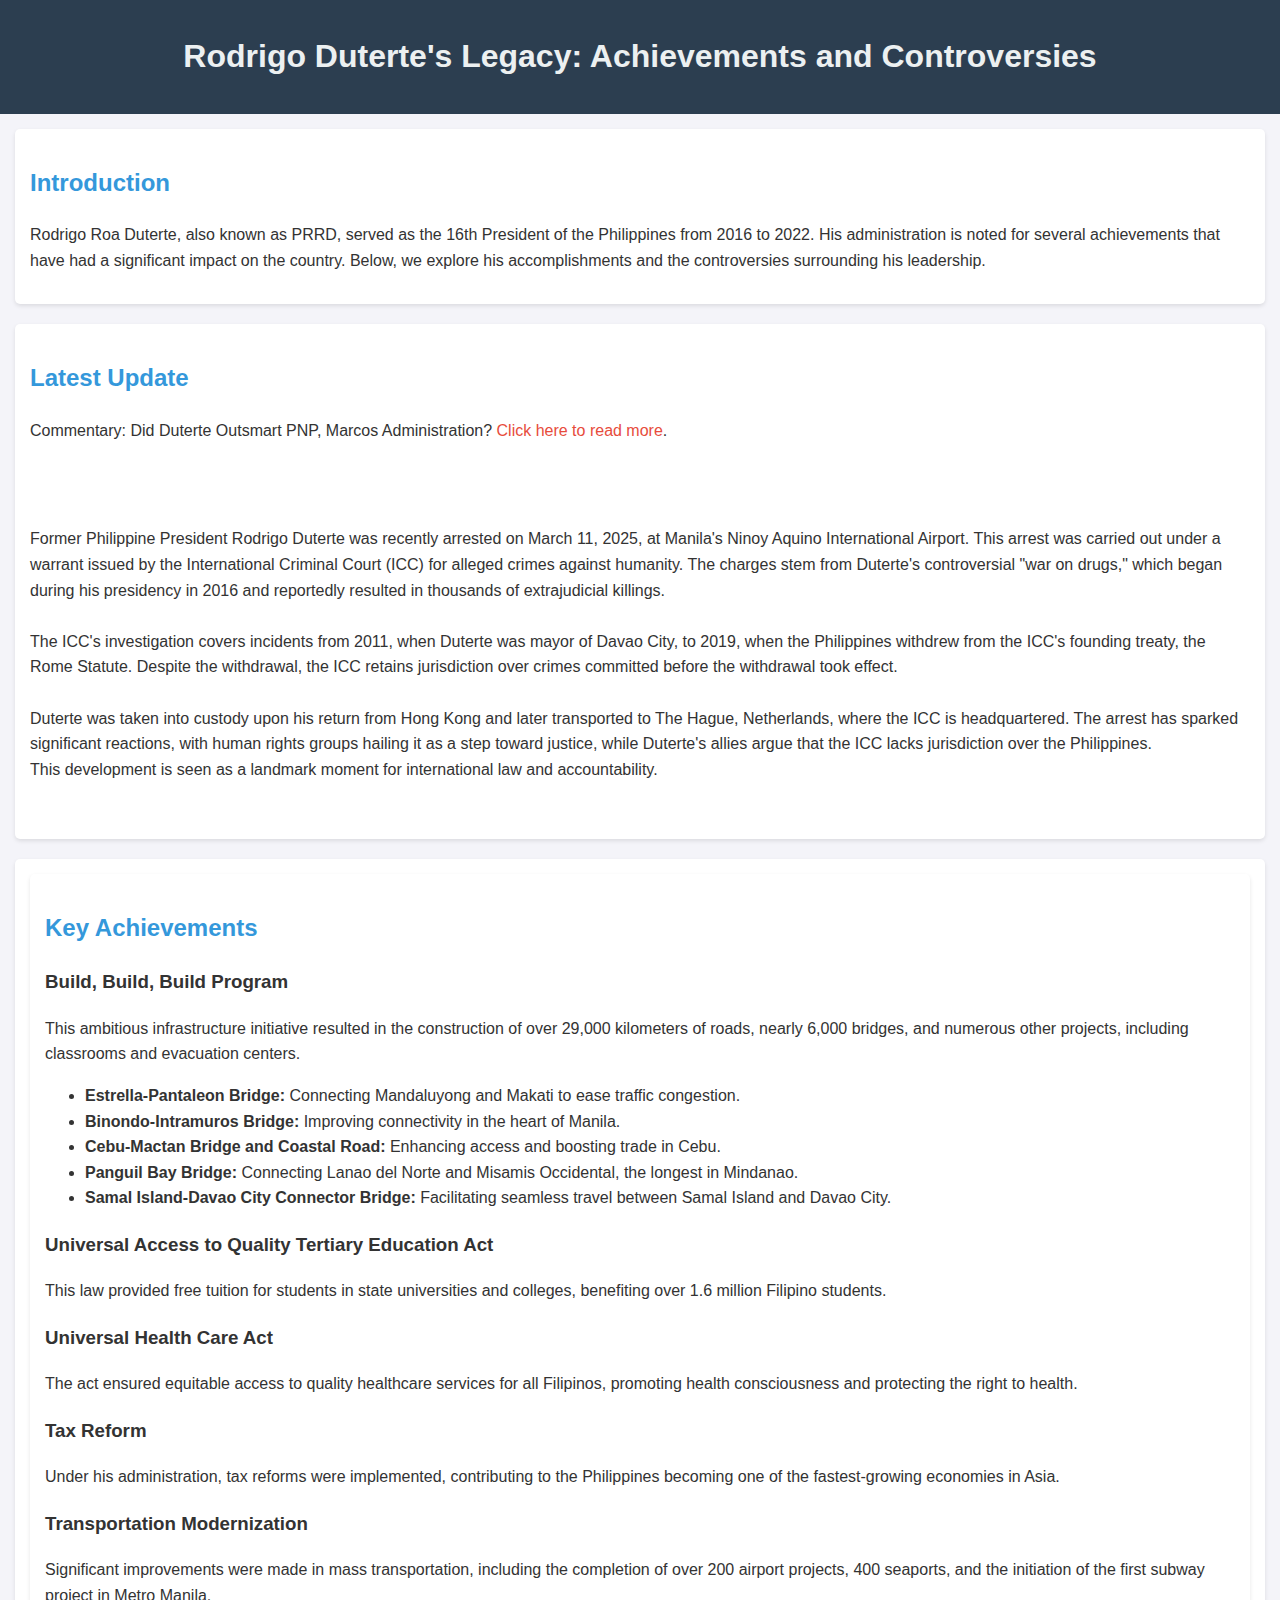
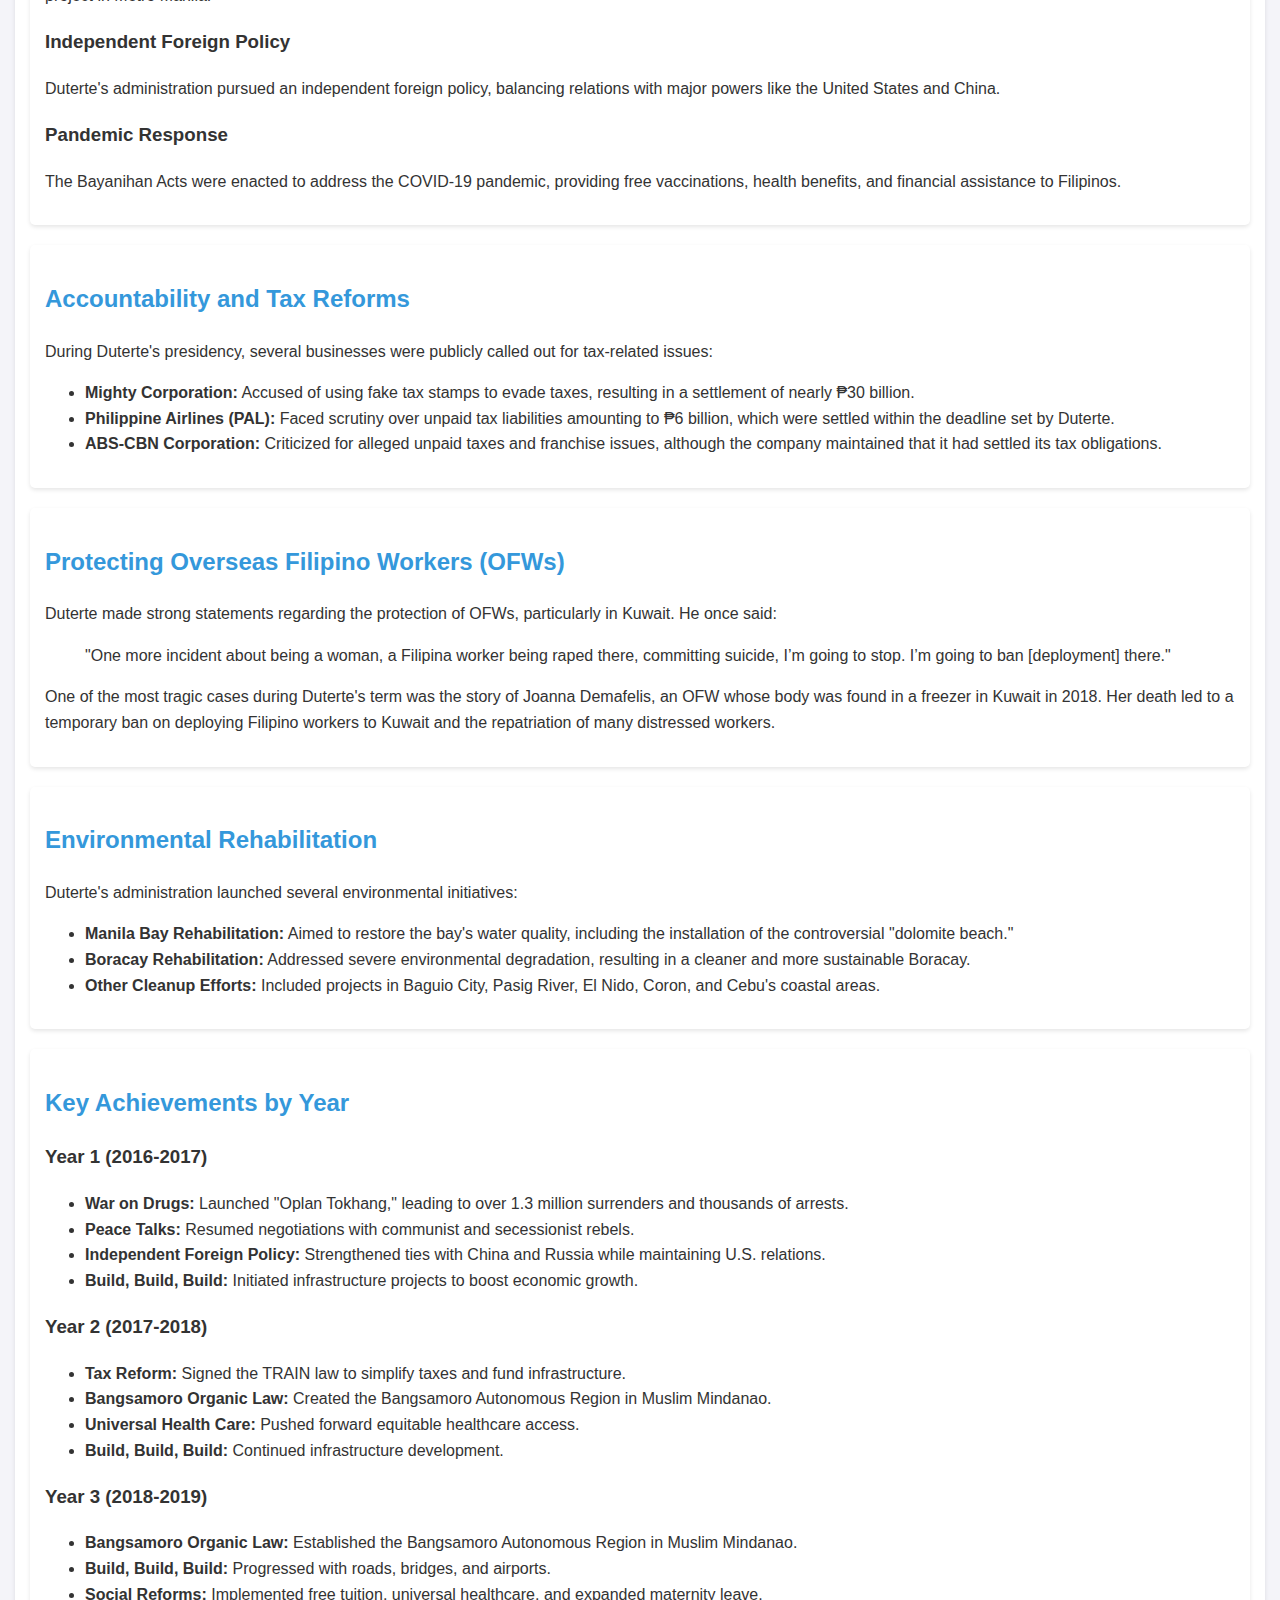
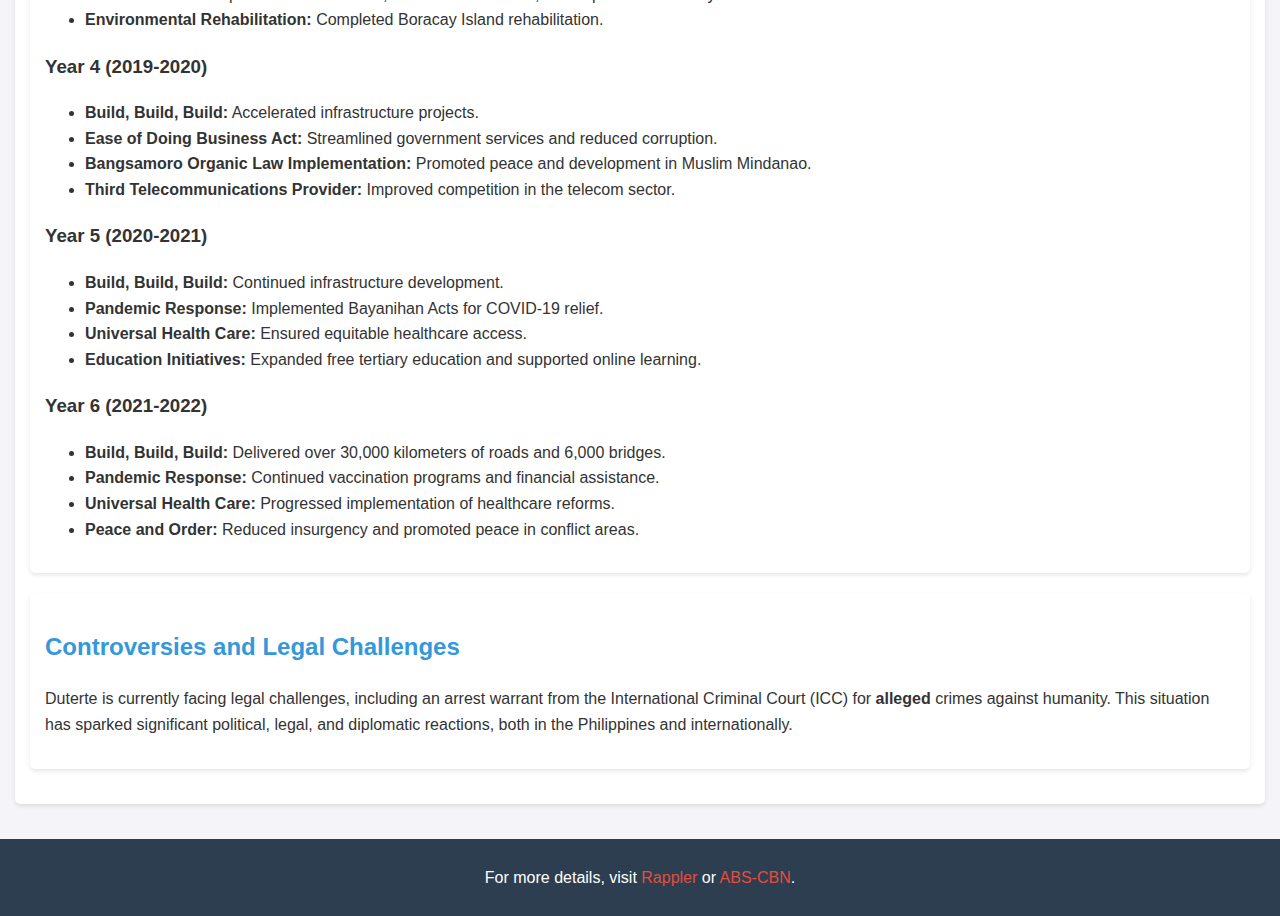
<file: index.html>
<!DOCTYPE html>
<html lang="en">
<head>
    <meta charset="UTF-8">
    <meta name="viewport" content="width=device-width, initial-scale=1.0">
    <title>Rodrigo Duterte's Legacy</title>
    <link rel="stylesheet" href="styles.css">
</head>
<body>
    <header>
        <h1>Rodrigo Duterte's Legacy: Achievements and Controversies</h1>
    </header>
    <main>
        <section>
            <h2>Introduction</h2>
            <p>Rodrigo Roa Duterte, also known as PRRD, served as the 16th President of the Philippines from 2016 to 2022. His administration is noted for several achievements that have had a significant impact on the country. Below, we explore his accomplishments and the controversies surrounding his leadership.</p>
        </section>

        <section>
<h2>Latest Update</h2>
            <article>

    <p>
        Commentary: Did Duterte Outsmart PNP, Marcos Administration? 
        <a href="Master Strategist.html" target="_blank">Click here to read more</a>.
    </p><br><br>

           
                <p>Former Philippine President Rodrigo Duterte was recently arrested on March 11, 2025, at Manila's Ninoy Aquino International Airport. This arrest was carried out under a warrant issued by the International Criminal Court (ICC) for alleged crimes against humanity. The charges stem from Duterte's controversial "war on drugs," which began during his presidency in 2016 and reportedly resulted in thousands of extrajudicial killings.<br><br>


The ICC's investigation covers incidents from 2011, when Duterte was mayor of Davao City, to 2019, when the Philippines withdrew from the ICC's founding treaty, the Rome Statute. Despite the withdrawal, the ICC retains jurisdiction over crimes committed before the withdrawal took effect.<br><br>


Duterte was taken into custody upon his return from Hong Kong and later transported to The Hague, Netherlands, where the ICC is headquartered. The arrest has sparked significant reactions, with human rights groups hailing it as a step toward justice, while Duterte's allies argue that the ICC lacks jurisdiction over the Philippines.<br>

This development is seen as a landmark moment for international law and accountability. <br><br>

</p>
            </article>
        </section>
        <section>

        <section>
            <h2>Key Achievements</h2>
            <article>
                <h3>Build, Build, Build Program</h3>
                <p>This ambitious infrastructure initiative resulted in the construction of over 29,000 kilometers of roads, nearly 6,000 bridges, and numerous other projects, including classrooms and evacuation centers.</p>
                <ul>
                    <li><strong>Estrella-Pantaleon Bridge:</strong> Connecting Mandaluyong and Makati to ease traffic congestion.</li>
                    <li><strong>Binondo-Intramuros Bridge:</strong> Improving connectivity in the heart of Manila.</li>
                    <li><strong>Cebu-Mactan Bridge and Coastal Road:</strong> Enhancing access and boosting trade in Cebu.</li>
                    <li><strong>Panguil Bay Bridge:</strong> Connecting Lanao del Norte and Misamis Occidental, the longest in Mindanao.</li>
                    <li><strong>Samal Island-Davao City Connector Bridge:</strong> Facilitating seamless travel between Samal Island and Davao City.</li>
                </ul>
            </article>
            <article>
                <h3>Universal Access to Quality Tertiary Education Act</h3>
                <p>This law provided free tuition for students in state universities and colleges, benefiting over 1.6 million Filipino students.</p>
            </article>
            <article>
                <h3>Universal Health Care Act</h3>
                <p>The act ensured equitable access to quality healthcare services for all Filipinos, promoting health consciousness and protecting the right to health.</p>
            </article>
            <article>
                <h3>Tax Reform</h3>
                <p>Under his administration, tax reforms were implemented, contributing to the Philippines becoming one of the fastest-growing economies in Asia.</p>
            </article>
            <article>
                <h3>Transportation Modernization</h3>
                <p>Significant improvements were made in mass transportation, including the completion of over 200 airport projects, 400 seaports, and the initiation of the first subway project in Metro Manila.</p>
            </article>
            <article>
                <h3>Independent Foreign Policy</h3>
                <p>Duterte's administration pursued an independent foreign policy, balancing relations with major powers like the United States and China.</p>
            </article>
            <article>
                <h3>Pandemic Response</h3>
                <p>The Bayanihan Acts were enacted to address the COVID-19 pandemic, providing free vaccinations, health benefits, and financial assistance to Filipinos.</p>
            </article>
        </section>
        <section>
            <h2>Accountability and Tax Reforms</h2>
            <p>During Duterte's presidency, several businesses were publicly called out for tax-related issues:</p>
            <ul>
                <li><strong>Mighty Corporation:</strong> Accused of using fake tax stamps to evade taxes, resulting in a settlement of nearly ₱30 billion.</li>
                <li><strong>Philippine Airlines (PAL):</strong> Faced scrutiny over unpaid tax liabilities amounting to ₱6 billion, which were settled within the deadline set by Duterte.</li>
                <li><strong>ABS-CBN Corporation:</strong> Criticized for alleged unpaid taxes and franchise issues, although the company maintained that it had settled its tax obligations.</li>
            </ul>
        </section>
        <section>
            <h2>Protecting Overseas Filipino Workers (OFWs)</h2>
            <p>Duterte made strong statements regarding the protection of OFWs, particularly in Kuwait. He once said:</p>
            <blockquote>
                "One more incident about being a woman, a Filipina worker being raped there, committing suicide, I’m going to stop. I’m going to ban [deployment] there."
            </blockquote>
            <p>One of the most tragic cases during Duterte's term was the story of Joanna Demafelis, an OFW whose body was found in a freezer in Kuwait in 2018. Her death led to a temporary ban on deploying Filipino workers to Kuwait and the repatriation of many distressed workers.</p>
        </section>
        <section>
            <h2>Environmental Rehabilitation</h2>
            <p>Duterte's administration launched several environmental initiatives:</p>
            <ul>
                <li><strong>Manila Bay Rehabilitation:</strong> Aimed to restore the bay's water quality, including the installation of the controversial "dolomite beach."</li>
                <li><strong>Boracay Rehabilitation:</strong> Addressed severe environmental degradation, resulting in a cleaner and more sustainable Boracay.</li>
                <li><strong>Other Cleanup Efforts:</strong> Included projects in Baguio City, Pasig River, El Nido, Coron, and Cebu's coastal areas.</li>
            </ul>
        </section>

        <section>
            <h2>Key Achievements by Year</h2>
            <article>
                <h3>Year 1 (2016-2017)</h3>
                <ul>
                    <li><strong>War on Drugs:</strong> Launched "Oplan Tokhang," leading to over 1.3 million surrenders and thousands of arrests.</li>
                    <li><strong>Peace Talks:</strong> Resumed negotiations with communist and secessionist rebels.</li>
                    <li><strong>Independent Foreign Policy:</strong> Strengthened ties with China and Russia while maintaining U.S. relations.</li>
                    <li><strong>Build, Build, Build:</strong> Initiated infrastructure projects to boost economic growth.</li>
                </ul>
            </article>
            <article>
                <h3>Year 2 (2017-2018)</h3>
                <ul>
                    <li><strong>Tax Reform:</strong> Signed the TRAIN law to simplify taxes and fund infrastructure.</li>
                    <li><strong>Bangsamoro Organic Law:</strong> Created the Bangsamoro Autonomous Region in Muslim Mindanao.</li>
                    <li><strong>Universal Health Care:</strong> Pushed forward equitable healthcare access.</li>
                    <li><strong>Build, Build, Build:</strong> Continued infrastructure development.</li>
                </ul>
            </article>
            <article>
                <h3>Year 3 (2018-2019)</h3>
                <ul>
                    <li><strong>Bangsamoro Organic Law:</strong> Established the Bangsamoro Autonomous Region in Muslim Mindanao.</li>
                    <li><strong>Build, Build, Build:</strong> Progressed with roads, bridges, and airports.</li>
                    <li><strong>Social Reforms:</strong> Implemented free tuition, universal healthcare, and expanded maternity leave.</li>
                    <li><strong>Environmental Rehabilitation:</strong> Completed Boracay Island rehabilitation.</li>
                </ul>
            </article>
            <article>
                <h3>Year 4 (2019-2020)</h3>
                <ul>
                    <li><strong>Build, Build, Build:</strong> Accelerated infrastructure projects.</li>
                    <li><strong>Ease of Doing Business Act:</strong> Streamlined government services and reduced corruption.</li>
                    <li><strong>Bangsamoro Organic Law Implementation:</strong> Promoted peace and development in Muslim Mindanao.</li>
                    <li><strong>Third Telecommunications Provider:</strong> Improved competition in the telecom sector.</li>
                </ul>
            </article>
            <article>
                <h3>Year 5 (2020-2021)</h3>
                <ul>
                    <li><strong>Build, Build, Build:</strong> Continued infrastructure development.</li>
                    <li><strong>Pandemic Response:</strong> Implemented Bayanihan Acts for COVID-19 relief.</li>
                    <li><strong>Universal Health Care:</strong> Ensured equitable healthcare access.</li>
                    <li><strong>Education Initiatives:</strong> Expanded free tertiary education and supported online learning.</li>
                </ul>
            </article>
            <article>
                <h3>Year 6 (2021-2022)</h3>
                <ul>
                    <li><strong>Build, Build, Build:</strong> Delivered over 30,000 kilometers of roads and 6,000 bridges.</li>
                    <li><strong>Pandemic Response:</strong> Continued vaccination programs and financial assistance.</li>
                    <li><strong>Universal Health Care:</strong> Progressed implementation of healthcare reforms.</li>
                    <li><strong>Peace and Order:</strong> Reduced insurgency and promoted peace in conflict areas.</li>
                </ul>
            </article>
        </section>













        <section>
            <h2>Controversies and Legal Challenges</h2>
            <p>Duterte is currently facing legal challenges, including an arrest warrant from the International Criminal Court (ICC) for <b>alleged</b> crimes against humanity. This situation has sparked significant political, legal, and diplomatic reactions, both in the Philippines and internationally.</p>
        </section>
    </main>
    <footer>
        <p>For more details, visit <a href="https://www.rappler.com">Rappler</a> or <a href="https://www.abs-cbn.com">ABS-CBN</a>.</p>
    </footer>
    <script src="script.js"></script>
</body>
</html>
</file>
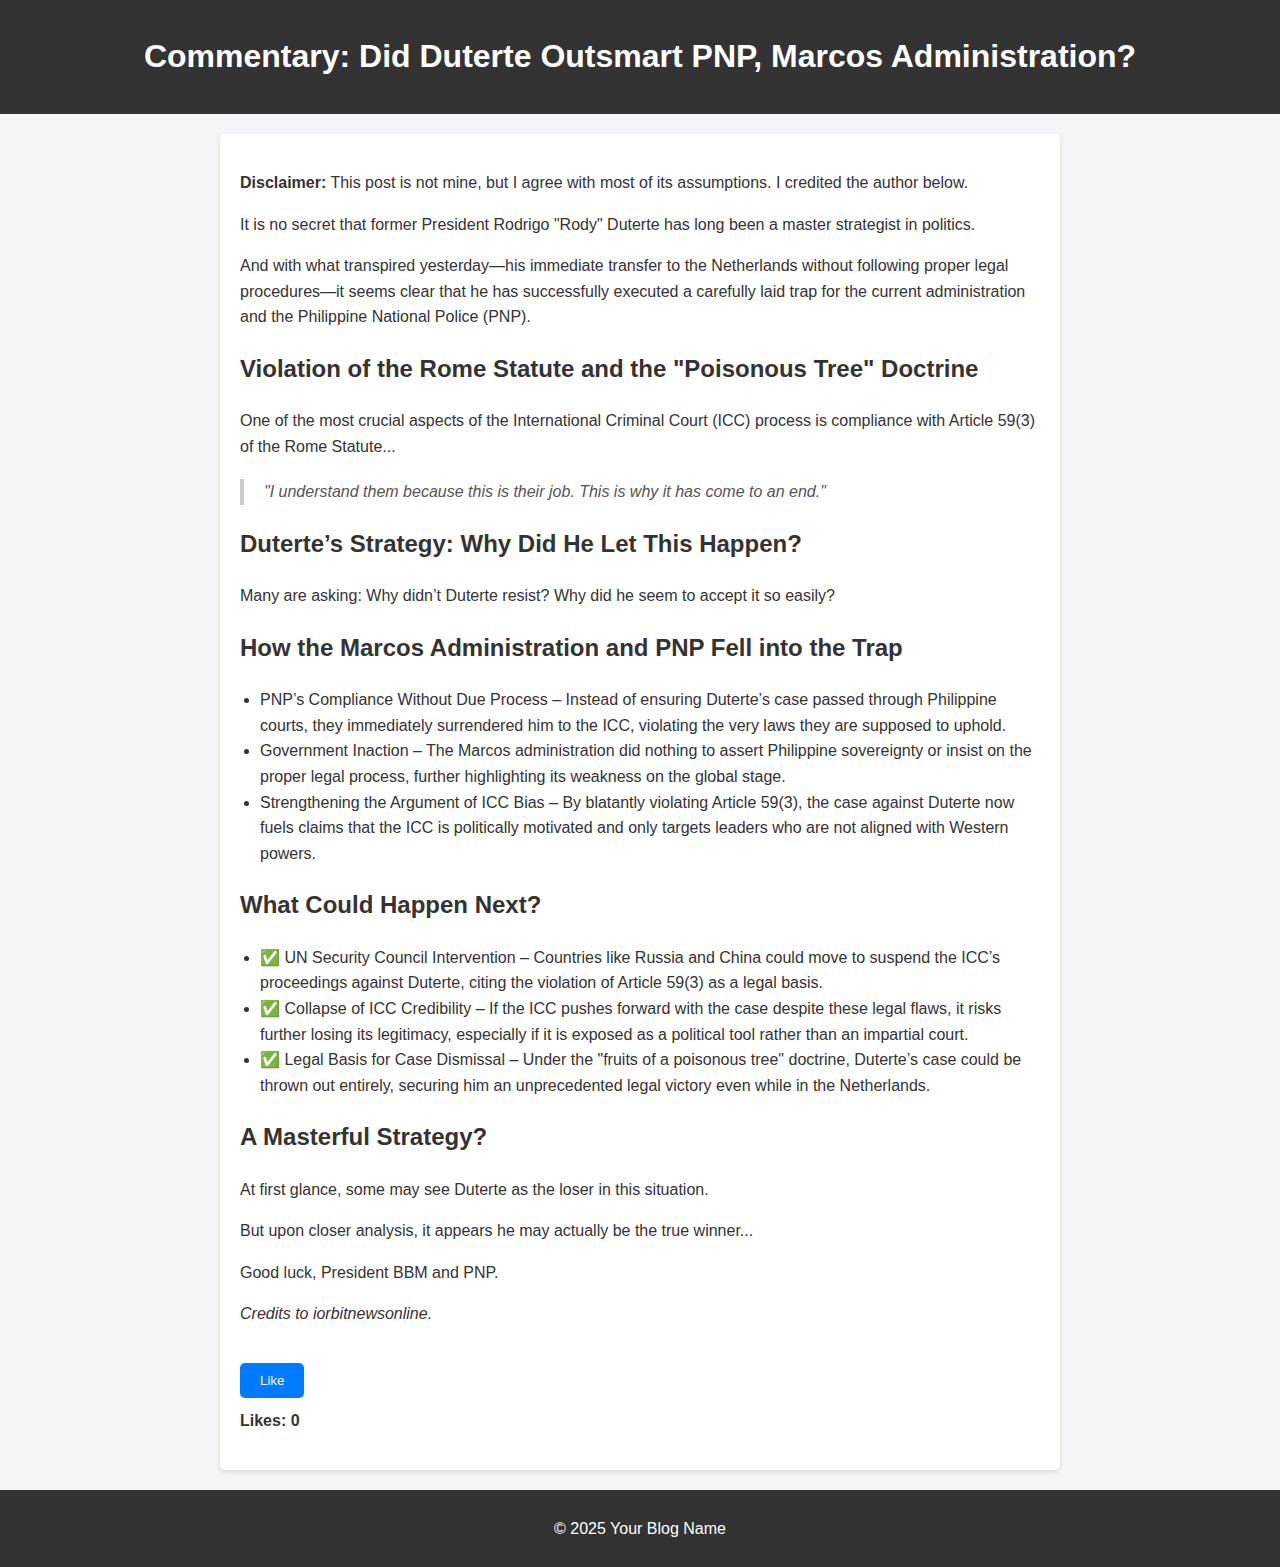
<file: Master Strategist.html>
<!DOCTYPE html>
<html lang="en">
<head>
    <meta charset="UTF-8">
    <meta name="viewport" content="width=device-width, initial-scale=1.0">
    <title>Commentary: Did Duterte Outsmart PNP, Marcos Administration?</title>
    <style>
        body {
            font-family: Arial, sans-serif;
            line-height: 1.6;
            margin: 0;
            padding: 0;
            background-color: #f4f4f9;
            color: #333;
        }
        header {
            background: #333;
            color: #fff;
            padding: 10px 20px;
            text-align: center;
        }
        article {
            max-width: 800px;
            margin: 20px auto;
            padding: 20px;
            background: #fff;
            border-radius: 5px;
            box-shadow: 0 2px 5px rgba(0, 0, 0, 0.1);
        }
        footer {
            text-align: center;
            padding: 10px;
            background: #333;
            color: #fff;
            margin-top: 20px;
        }
        blockquote {
            font-style: italic;
            color: #555;
            margin: 20px 0;
            padding-left: 20px;
            border-left: 4px solid #ccc;
        }
        ul {
            margin: 20px 0;
            padding-left: 20px;
        }
        .like-button {
            display: inline-block;
            padding: 10px 20px;
            background: #007BFF;
            color: #fff;
            border: none;
            border-radius: 5px;
            cursor: pointer;
            margin-top: 20px;
        }
        .like-button:hover {
            background: #0056b3;
        }
        .like-count {
            margin-top: 10px;
            font-weight: bold;
        }
    </style>
</head>
<body>
    <header>
        <h1>Commentary: Did Duterte Outsmart PNP, Marcos Administration?</h1>
    </header>
    <article>
        <p><strong>Disclaimer:</strong> This post is not mine, but I agree with most of its assumptions. I credited the author below.</p>
        <p>It is no secret that former President Rodrigo "Rody" Duterte has long been a master strategist in politics.</p>
        <p>And with what transpired yesterday—his immediate transfer to the Netherlands without following proper legal procedures—it seems clear that he has successfully executed a carefully laid trap for the current administration and the Philippine National Police (PNP).</p>
        <h2>Violation of the Rome Statute and the "Poisonous Tree" Doctrine</h2>
        <p>One of the most crucial aspects of the International Criminal Court (ICC) process is compliance with Article 59(3) of the Rome Statute...</p>
        <blockquote>"I understand them because this is their job. This is why it has come to an end."</blockquote>
        <h2>Duterte’s Strategy: Why Did He Let This Happen?</h2>
        <p>Many are asking: Why didn’t Duterte resist? Why did he seem to accept it so easily?</p>
        <h2>How the Marcos Administration and PNP Fell into the Trap</h2>
        <ul>
            <li>PNP’s Compliance Without Due Process – Instead of ensuring Duterte’s case passed through Philippine courts, they immediately surrendered him to the ICC, violating the very laws they are supposed to uphold.</li>
            <li>Government Inaction – The Marcos administration did nothing to assert Philippine sovereignty or insist on the proper legal process, further highlighting its weakness on the global stage.</li>
            <li>Strengthening the Argument of ICC Bias – By blatantly violating Article 59(3), the case against Duterte now fuels claims that the ICC is politically motivated and only targets leaders who are not aligned with Western powers.</li>
        </ul>
        <h2>What Could Happen Next?</h2>
        <ul>
            <li>✅ UN Security Council Intervention – Countries like Russia and China could move to suspend the ICC’s proceedings against Duterte, citing the violation of Article 59(3) as a legal basis.</li>
            <li>✅ Collapse of ICC Credibility – If the ICC pushes forward with the case despite these legal flaws, it risks further losing its legitimacy, especially if it is exposed as a political tool rather than an impartial court.</li>
            <li>✅ Legal Basis for Case Dismissal – Under the "fruits of a poisonous tree" doctrine, Duterte’s case could be thrown out entirely, securing him an unprecedented legal victory even while in the Netherlands.</li>
        </ul>
        <h2>A Masterful Strategy?</h2>
        <p>At first glance, some may see Duterte as the loser in this situation.</p>
        <p>But upon closer analysis, it appears he may actually be the true winner...</p>
        <p>Good luck, President BBM and PNP.</p>
        <p><em>Credits to iorbitnewsonline.</em></p>
        <button class="like-button" onclick="likePost()">Like</button>
        <p class="like-count" id="likeCount">Likes: 0</p>
    </article>
    <footer>
        <p>&copy; 2025 Your Blog Name</p>
    </footer>
    <script>
        let likes = 0;
        function likePost() {
            likes++;
            document.getElementById('likeCount').innerText = `Likes: ${likes}`;
        }
    </script>
</body>
</html>
</file>
<file: styles.css>
/* styles.css */
body {
    font-family: Arial, sans-serif;
    line-height: 1.6;
    margin: 0;
    padding: 0;
    background-color: #f4f4f9;
    color: #333;
}
header {
    background: #2c3e50;
    color: white;
    padding: 10px 15px;
    text-align: center;
}
h1 {
    color: #ecf0f1;
}
main {
    padding: 15px;
}
section {
    margin-bottom: 20px;
    background: white;
    padding: 15px;
    border-radius: 5px;
    box-shadow: 0 2px 4px rgba(0, 0, 0, 0.1);
}
h2 {
    color: #3498db;
}
footer {
    text-align: center;
    padding: 10px;
    background: #2c3e50;
    color: white;
}
a {
    color: #e74c3c;
    text-decoration: none;
}
a:hover {
    text-decoration: underline;
}
</file>
